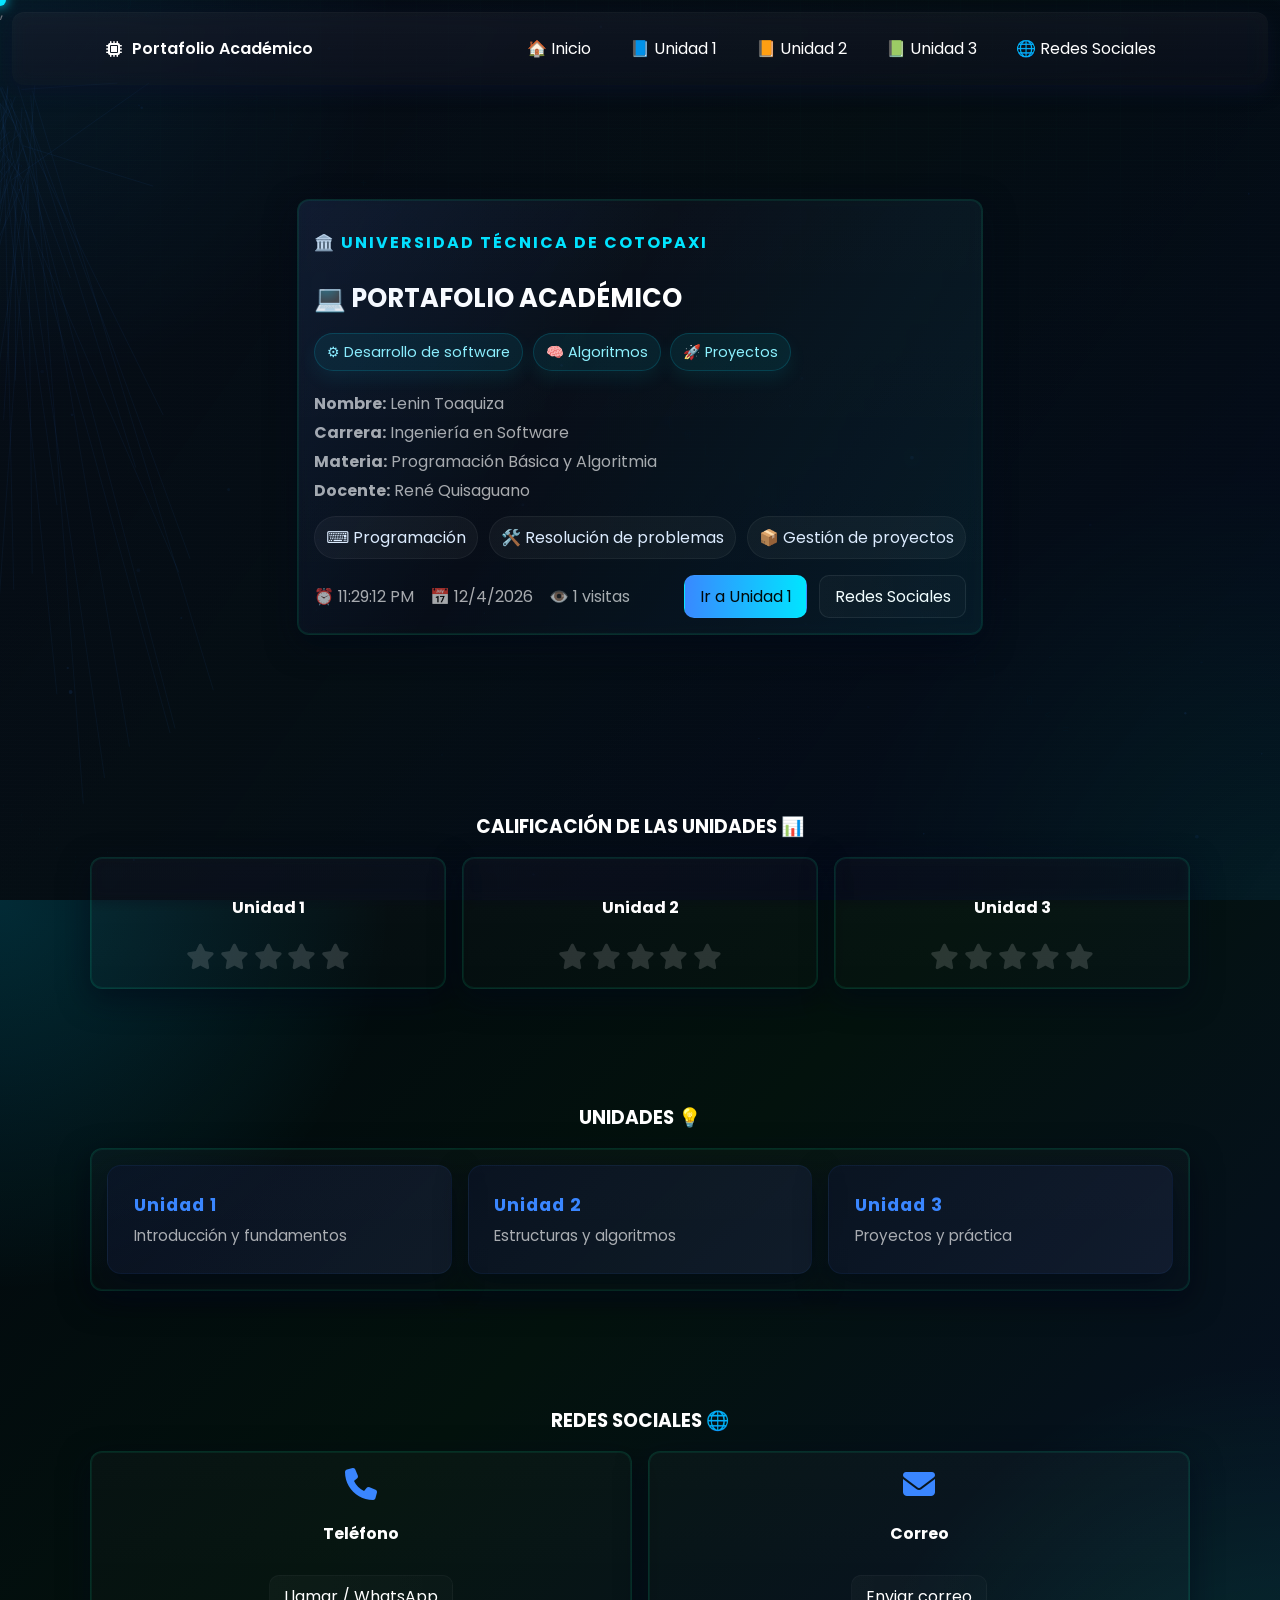
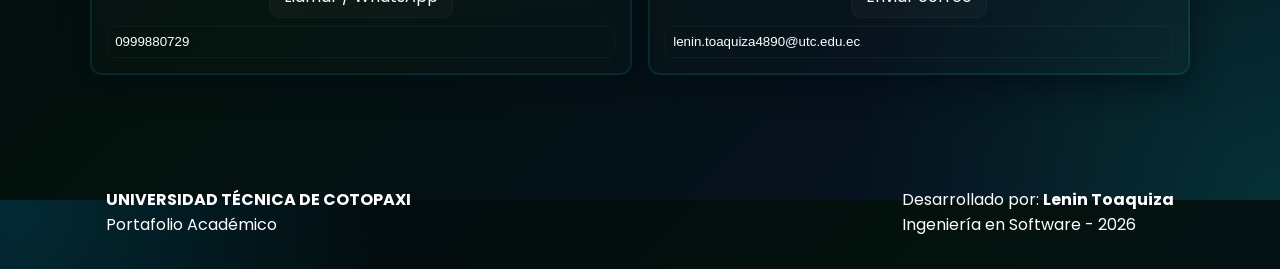
<file: index.html>
,                    <!doctype html>
<html lang="es">
<head>
  <meta charset="utf-8" />
  <meta name="viewport" content="width=device-width,initial-scale=1" />
  <title>Portafolio Académico - Lenin Toaquiza</title>
  <meta name="description" content="Portafolio académico de Lenin Toaquiza - Universidad Técnica de Cotopaxi" />

  <!-- Fonts & Icons -->
  <link href="https://fonts.googleapis.com/css2?family=Poppins:wght@300;400;600;700&display=swap" rel="stylesheet">
  <link rel="stylesheet" href="https://cdnjs.cloudflare.com/ajax/libs/font-awesome/6.4.0/css/all.min.css">

  <!-- Styles -->
  <link rel="stylesheet" href="css/style.css">
  <link rel="stylesheet" href="css/animations.css">
  <link rel="stylesheet" href="css/responsive.css">

  <meta name="theme-color" content="#0B132B">
</head>
<body>
  <!-- Loader -->
  <div id="loader" class="loader">
    <div class="spinner"></div>
  </div>

  <!-- Custom cursor -->
  <div id="cursor" class="cursor"></div>

  <!-- Canvas background -->
  <canvas id="bg-canvas"></canvas>

  <!-- Navbar -->
  <header class="nav glass" id="navbar">
    <div class="container nav-inner">
      <div class="brand">
        <i class="fa-solid fa-microchip"></i>
        <span>Portafolio Académico</span>
      </div>
      <nav>
        <a href="#home">🏠 Inicio</a>
        <a href="unidad1.html">📘 Unidad 1</a>
        <a href="unidad2.html">📙 Unidad 2</a>
        <a href="unidad3.html">📗 Unidad 3</a>
        <a href="#redes">🌐 Redes Sociales</a>
      </nav>
    </div>
  </header>

  <main>
    <!-- Hero -->
    <section id="home" class="hero">
      <div class="container hero-inner">
        <div class="card hero-card aos" data-aos="fade-up">
          <div class="hero-top">
            <h1 id="uni">🏛️ UNIVERSIDAD TÉCNICA DE COTOPAXI</h1>
            <h2 id="port">💻 PORTAFOLIO ACADÉMICO</h2>
            <div class="hero-badges" aria-label="Tecnologías destacadas">
              <span class="hero-pill">⚙️ Desarrollo de software</span>
              <span class="hero-pill">🧠 Algoritmos</span>
              <span class="hero-pill">🚀 Proyectos</span>
            </div>
          </div>
          <div class="hero-body">
            <div class="info">
              <p><strong>Nombre:</strong> <span id="name">Lenin Toaquiza</span></p>
              <p><strong>Carrera:</strong> <span id="career">Ingeniería en Software</span></p>
              <p><strong>Materia:</strong> <span id="course">Programación Básica y Algoritmia</span></p>
              <p><strong>Docente:</strong> <span id="teacher">René Quisaguano</span></p>
              <div class="hero-stack">
                <span class="stack-item">⌨️ Programación</span>
                <span class="stack-item">🛠️ Resolución de problemas</span>
                <span class="stack-item">📦 Gestión de proyectos</span>
              </div>
            </div>
          </div>
          <div class="hero-footer">
            <div class="meta">
              <div class="clock">⏰ <span id="clock">--:--:--</span></div>
              <div class="date">📅 <span id="date">--/--/----</span></div>
              <div class="visits">👁️ <span id="visits">0</span> visitas</div>
            </div>
            <div class="actions">
              <a href="unidad1.html" class="btn btn-glow">Ir a Unidad 1</a>
              <a href="#redes" class="btn btn-outline">Redes Sociales</a>
            </div>
          </div>
        </div>
      </div>
    </section>

    <!-- Biografía eliminada: se mantiene la foto del perfil en la sección Hero -->

    <!-- Calificación -->
    <section id="rating" class="section container">
      <h3 class="section-title aos" data-aos="fade-up">CALIFICACIÓN DE LAS UNIDADES 📊</h3>
      <div class="ratings aos" data-aos="fade-up">
        <div class="rating-card">
          <h4>Unidad 1</h4>
          <div class="stars" data-unit="1" role="radiogroup" aria-label="Calificación Unidad 1" tabindex="0"></div>
        </div>
        <div class="rating-card">
          <h4>Unidad 2</h4>
          <div class="stars" data-unit="2" role="radiogroup" aria-label="Calificación Unidad 2" tabindex="0"></div>
        </div>
        <div class="rating-card">
          <h4>Unidad 3</h4>
          <div class="stars" data-unit="3" role="radiogroup" aria-label="Calificación Unidad 3" tabindex="0"></div>
        </div>
      </div>
    </section>

    <!-- Unidades -->
    <!-- Unidades -->
    <section class="section container">
      <h3 class="section-title aos" data-aos="fade-up">UNIDADES 💡</h3>
      <div class="card aos" data-aos="fade-up">
        <div class="big-unit-grid">
          <a href="unidad1.html" class="big-unit-card aos" data-aos="zoom-in">
            <div class="unit-number">Unidad 1</div>
            <div class="unit-desc">Introducción y fundamentos</div>
          </a>

          <a href="unidad2.html" class="big-unit-card aos" data-aos="zoom-in">
            <div class="unit-number">Unidad 2</div>
            <div class="unit-desc">Estructuras y algoritmos</div>
          </a>

          <a href="unidad3.html" class="big-unit-card aos" data-aos="zoom-in">
            <div class="unit-number">Unidad 3</div>
            <div class="unit-desc">Proyectos y práctica</div>
          </a>
        </div>
      </div>
    </section>

    <!-- Redes Sociales / Contacto -->
    <section id="redes" class="section container">
      <h3 class="section-title aos" data-aos="fade-up">REDES SOCIALES 🌐</h3>
      <div class="social-grid aos" data-aos="fade-up">
        <div class="social-card" data-link="tel:0999880729" data-name="Teléfono">
          <i class="fa-solid fa-phone"></i>
          <h4>Teléfono</h4>
          <a class="btn" href="tel:0999880729">Llamar / WhatsApp</a>
          <input class="social-input" readonly value="0999880729">
        </div>

        <div class="social-card" data-link="mailto:lenin.toaquiza4890@utc.edu.ec" data-name="Correo">
          <i class="fa-solid fa-envelope"></i>
          <h4>Correo</h4>
          <a class="btn" href="mailto:lenin.toaquiza4890@utc.edu.ec">Enviar correo</a>
          <input class="social-input" readonly value="lenin.toaquiza4890@utc.edu.ec">
        </div>
      </div>
    </section>

  </main>

  <!-- Back to top -->
  <button id="topBtn" class="top-btn" aria-label="Volver arriba"><i class="fa-solid fa-arrow-up"></i></button>

  <!-- Footer -->
  <footer class="footer glass">
    <div class="container footer-inner">
      <div>
        <strong>UNIVERSIDAD TÉCNICA DE COTOPAXI</strong>
        <div>Portafolio Académico</div>
      </div>
      <div>
        <div>Desarrollado por: <strong id="author">Lenin Toaquiza</strong></div>
        <div>Ingeniería en Software - 2026</div>
      </div>
    </div>
  </footer>

  <!-- Scripts -->
  <script src="js/particles.js"></script>
  <script src="js/stars.js"></script>
  <script src="js/app.js"></script>
</body>
</html>
</file>
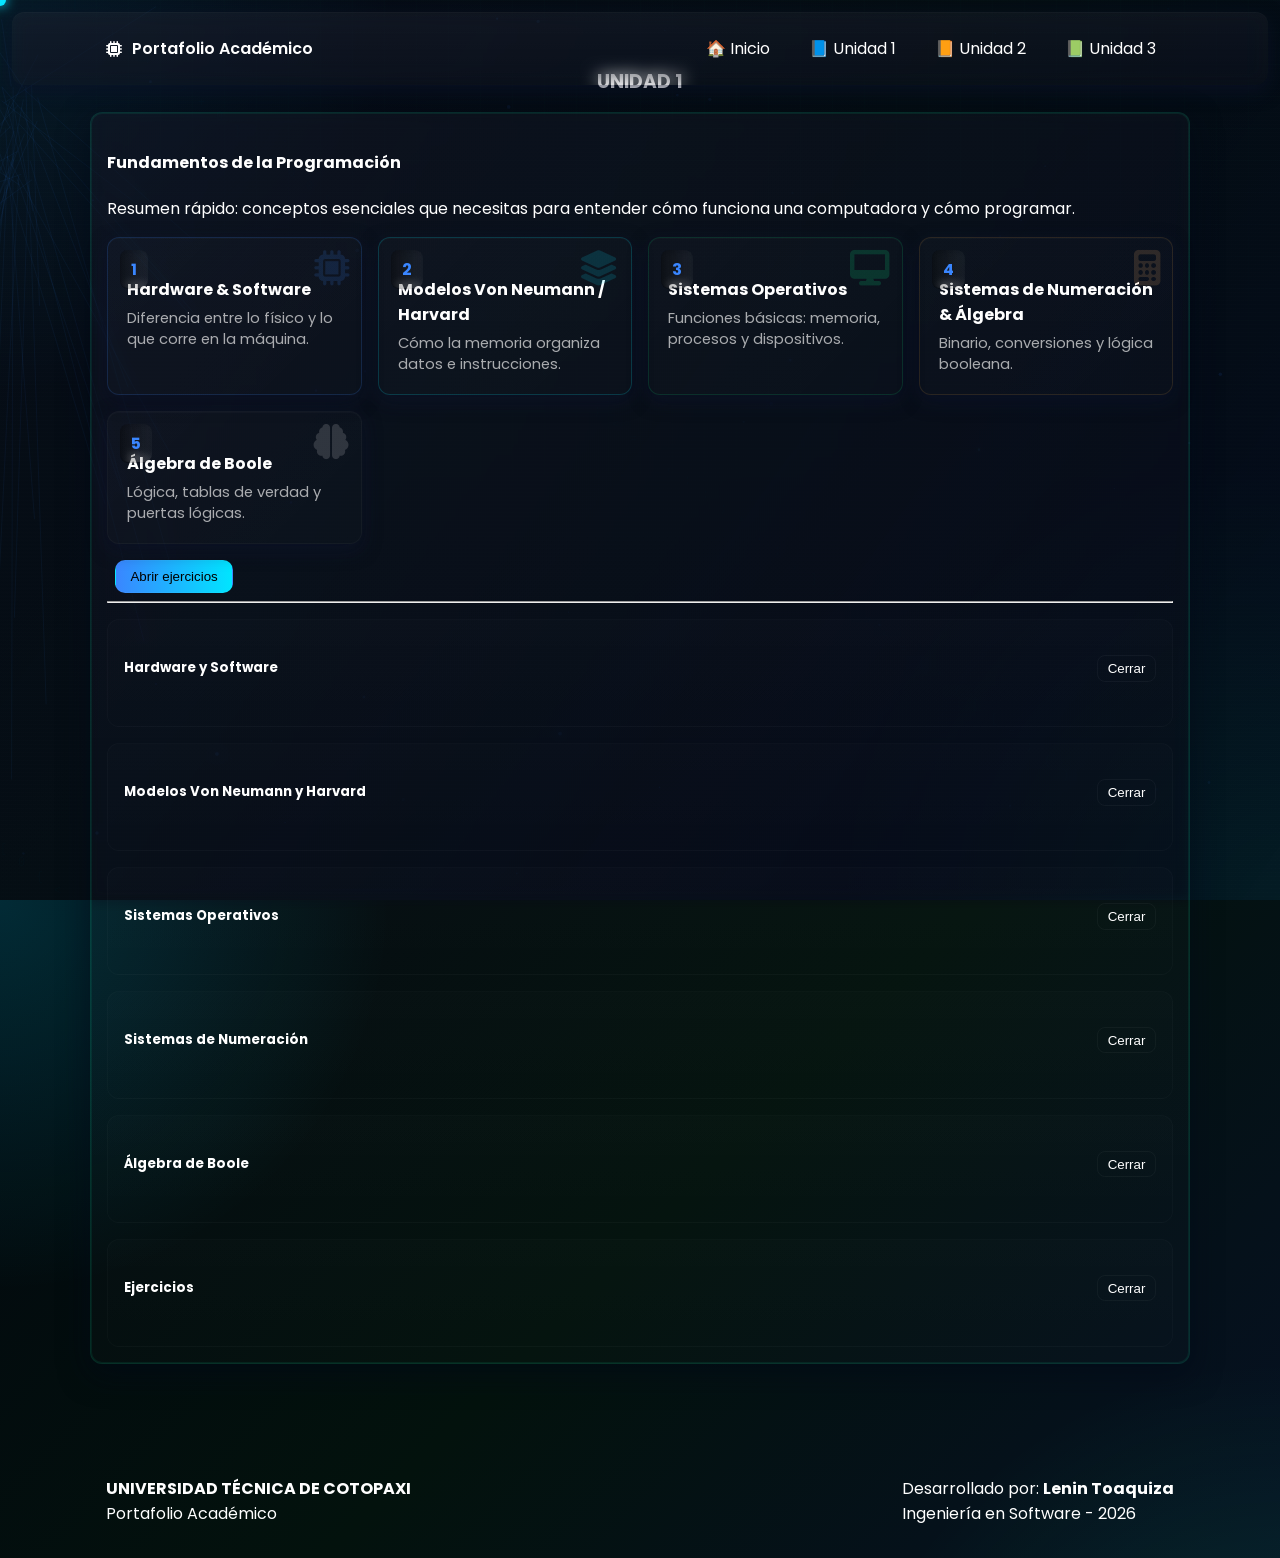
<file: unidad1.html>
<!doctype html>
<html lang="es">
<head>
  <meta charset="utf-8" />
  <meta name="viewport" content="width=device-width,initial-scale=1" />
  <title>Unidad 1 - Portafolio Académico</title>
  <meta name="description" content="Unidad 1 de Programación Básica" />
  <link href="https://fonts.googleapis.com/css2?family=Poppins:wght@300;400;600;700&display=swap" rel="stylesheet">
  <link rel="stylesheet" href="https://cdnjs.cloudflare.com/ajax/libs/font-awesome/6.4.0/css/all.min.css">
  <link rel="stylesheet" href="css/style.css">
  <link rel="stylesheet" href="css/animations.css">
  <link rel="stylesheet" href="css/responsive.css">
  <meta name="theme-color" content="#0B132B">
</head>
<body>
  <div id="loader" class="loader"><div class="spinner"></div></div>
  <div id="cursor" class="cursor"></div>
  <canvas id="bg-canvas"></canvas>

  <header class="nav glass" id="navbar">
    <div class="container nav-inner">
      <div class="brand"><i class="fa-solid fa-microchip"></i><span>Portafolio Académico</span></div>
      <nav>
        <a href="index.html">🏠 Inicio</a>
        <a href="unidad1.html">📘 Unidad 1</a>
        <a href="unidad2.html">📙 Unidad 2</a>
        <a href="unidad3.html">📗 Unidad 3</a>
      </nav>
    </div>
  </header>

  <main>
    <section class="section container">
      <h3 class="section-title aos aos-animate" data-aos="fade-up">UNIDAD 1</h3>
      <div class="card aos aos-animate" data-aos="fade-up">
        <h4>Fundamentos de la Programación</h4>
        <p>Resumen rápido: conceptos esenciales que necesitas para entender cómo funciona una computadora y cómo programar.</p>

        <!-- Summary grid (like the image) -->
        <div class="summary-grid">
          <a href="#topic-hw-sof" class="summary-card s1" aria-label="Hardware y Software resumen">
            <div class="badge">1</div>
            <i class="card-icon fa-solid fa-microchip" aria-hidden="true"></i>
            <div class="title">Hardware & Software</div>
            <div class="mini">Diferencia entre lo físico y lo que corre en la máquina.</div>
            <div class="overlay"><div class="overlay-text">Conceptos clave, ejemplos y ejercicios. <span class="see">Ver más</span></div></div>
          </a>

          <a href="#topic-arch" class="summary-card s2" aria-label="Modelos Von Neumann y Harvard resumen">
            <div class="badge">2</div>
            <i class="card-icon fa-solid fa-layer-group" aria-hidden="true"></i>
            <div class="title">Modelos Von Neumann / Harvard</div>
            <div class="mini">Cómo la memoria organiza datos e instrucciones.</div>
            <div class="overlay"><div class="overlay-text">Resumen comparativo y cuándo se usa cada modelo. <span class="see">Ver más</span></div></div>
          </a>

          <a href="#topic-so" class="summary-card s3" aria-label="Sistemas Operativos resumen">
            <div class="badge">3</div>
            <i class="card-icon fa-solid fa-desktop" aria-hidden="true"></i>
            <div class="title">Sistemas Operativos</div>
            <div class="mini">Funciones básicas: memoria, procesos y dispositivos.</div>
            <div class="overlay"><div class="overlay-text">Funciones principales del SO y ejemplos prácticos. <span class="see">Ver más</span></div></div>
          </a>

          <a href="#topic-numbers" class="summary-card s4" aria-label="Sistemas de numeración resumen">
            <div class="badge">4</div>
            <i class="card-icon fa-solid fa-calculator" aria-hidden="true"></i>
            <div class="title">Sistemas de Numeración & Álgebra</div>
            <div class="mini">Binario, conversiones y lógica booleana.</div>
            <div class="overlay"><div class="overlay-text">Conversiones rápidas, reglas y ejercicios. <span class="see">Ver más</span></div></div>
          </a>

          <a href="#topic-bool" class="summary-card s5" aria-label="Álgebra de Boole resumen">
            <div class="badge">5</div>
            <i class="card-icon fa-solid fa-brain" aria-hidden="true"></i>
            <div class="title">Álgebra de Boole</div>
            <div class="mini">Lógica, tablas de verdad y puertas lógicas.</div>
            <div class="overlay"><div class="overlay-text">Operadores AND/OR/NOT, ejemplos y tablas. <span class="see">Ver más</span></div></div>
          </a>
        </div>

        <div class="actions" style="margin-top:1rem;">
          <button id="open-exercises" class="btn btn-glow">Abrir ejercicios</button>
        </div>

        <hr>

        <!-- Detailed topics -->
        <div class="topic collapsed" id="topic-hw-sof">
          <div class="topic-header">
            <h5>Hardware y Software</h5>
            <button class="close-topic btn" aria-label="Cerrar tema">Cerrar</button>
          </div>
          <div class="topic-body">
            <div class="editable" data-key="topic-hw-sof-desc">El hardware es lo físico: teclado, pantalla, memoria y procesador. El software es lo que corre en ese hardware: aplicaciones, juegos y sistemas.</div>
          <ul>
            <li><strong>Hardware:</strong> tangible y eléctrico.</li>
            <li><strong>Software:</strong> intangible y actualizable.</li>
          </ul>
          <p><strong>Ejemplo:</strong> el teclado es hardware y el procesador de texto es software.</p>
          <p><strong>¿Sabías que...</strong> el primer algoritmo para una máquina fue escrito por Ada Lovelace en 1843?</p>
            <p><strong>Resumen:</strong> El hardware es el cuerpo; el software es el cerebro.</p>
            <p><strong>Recursos:</strong> busca "hardware vs software" para intro rápida.</p>
          </div>
        </div>

        <div class="topic collapsed" id="topic-arch">
          <div class="topic-header">
            <h5>Modelos Von Neumann y Harvard</h5>
            <button class="close-topic btn" aria-label="Cerrar tema">Cerrar</button>
          </div>
          <div class="topic-body">
            <div class="editable" data-key="topic-arch-desc">Von Neumann guarda datos e instrucciones juntos en una sola memoria. Harvard guarda cada uno en memorias distintas.</div>
          <table>
            <tr><th>Von Neumann</th><th>Harvard</th></tr>
            <tr><td>Una sola memoria</td><td>Dos memorias</td></tr>
            <tr><td>Más simple</td><td>Más rápido en algunos casos</td></tr>
          </table>
          <p><strong>Ejemplo:</strong> Von Neumann es como usar un solo cuaderno para apuntes y recetas; Harvard es como usar dos cuadernos distintos.</p>
          <p><strong>¿Sabías que...</strong> muchos microcontroladores usan Harvard para trabajar más rápido?</p>
            <p><strong>Resumen:</strong> Von Neumann es común y fácil; Harvard es más seguro y rápido para ciertas máquinas.</p>
            <p><strong>Recursos:</strong> revisa comparativos de arquitectura para entender ejemplos prácticos.</p>
          </div>
        </div>

        <div class="topic collapsed" id="topic-so">
          <div class="topic-header">
            <h5>Sistemas Operativos</h5>
            <button class="close-topic btn" aria-label="Cerrar tema">Cerrar</button>
          </div>
          <div class="topic-body">
            <div class="editable" data-key="topic-so-desc">El sistema operativo es el programa que controla la computadora. Administra programas, archivos y dispositivos como el teclado y la pantalla.</div>
          <ul>
            <li>Organiza las aplicaciones.</li>
            <li>Maneja la memoria.</li>
            <li>Controla el hardware.</li>
          </ul>
          <p><strong>¿Sabías que...</strong> el primer sistema operativo práctico apareció en 1956 en una IBM?</p>
            <p><strong>Resumen:</strong> Sin sistema operativo no puedes usar la computadora de manera fácil.</p>
            <p><strong>Recursos:</strong> consulta resúmenes de funciones del SO para ejemplos.</p>
          </div>
        </div>

        <div class="topic collapsed" id="topic-numbers">
          <div class="topic-header">
            <h5>Sistemas de Numeración</h5>
            <button class="close-topic btn" aria-label="Cerrar tema">Cerrar</button>
          </div>
          <div class="topic-body">
            <div class="editable" data-key="topic-numbers-desc">Los números se escriben con distintas bases: binario (2), decimal (10), octal (8) y hexadecimal (16).</div>
          <table>
            <tr><th>Base</th><th>Dígitos</th></tr>
            <tr><td>Binario</td><td>0, 1</td></tr>
            <tr><td>Decimal</td><td>0–9</td></tr>
            <tr><td>Octal</td><td>0–7</td></tr>
            <tr><td>Hexadecimal</td><td>0–9, A–F</td></tr>
          </table>
          <p><strong>¿Sabías que...</strong> las computadoras usan binario porque solo distinguen encendido y apagado?</p>
            <p><strong>Resumen:</strong> El binario es el lenguaje natural de las máquinas.</p>
            <p><strong>Recursos:</strong> videos o ejercicios de conversión para practicar.</p>

              <!-- Subsections: Conversiones y Aritmética Binaria dentro de Sistemas de Numeración -->
              <div class="subtopic">
                <h5>Conversiones entre bases</h5>
                <p>Convertir es cambiar un número de una base a otra. Por ejemplo: 13 decimal = 1101 binario.</p>
                <p><strong>Ejemplo:</strong> 1011₂ = 13 decimal y = B hexadecimal.</p>
                <p><strong>Resumen:</strong> Las conversiones te ayudan a leer datos dentro de la computadora.</p>
                <p><strong>Nota:</strong> practica con los ejercicios al final para afianzar conversiones.</p>
              </div>

              <div class="subtopic">
                <h5>Aritmética Binaria</h5>
                <p>La aritmética binaria usa solo 0 y 1. Algunas reglas son:</p>
                <ul>
                  <li>0 + 0 = 0</li>
                  <li>0 + 1 = 1</li>
                  <li>1 + 1 = 10</li>
                </ul>
                <p><strong>Ejemplo:</strong> 1010₂ + 0111₂ = 10001₂.</p>
                <p><strong>Resumen:</strong> La CPU suma y resta usando ceros y unos.</p>
                <p><strong>Recursos:</strong> busca "suma binaria" para practicar ejercicios interactivos.</p>
              </div>
            </div>
          </div>

        <div class="topic collapsed" id="topic-bool">
          <div class="topic-header">
            <h5>Álgebra de Boole</h5>
            <button class="close-topic btn" aria-label="Cerrar tema">Cerrar</button>
          </div>
          <div class="topic-body">
            <p>El álgebra de Boole usa valores verdadero/falso (1/0). Sus operadores son AND, OR y NOT.</p>
            <ul>
              <li><strong>AND:</strong> verdadero solo si ambos son verdaderos.</li>
              <li><strong>OR:</strong> verdadero si al menos uno es verdadero.</li>
              <li><strong>NOT:</strong> invierte el valor.</li>
            </ul>
            <p><strong>Ejemplo:</strong> A=1, B=0 → A AND B=0, A OR B=1.</p>
            <p><strong>Resumen:</strong> Boole es la lógica que usan los circuitos para decidir.</p>
            <p><strong>Recursos:</strong> busca guías de álgebra de Boole y tablas de verdad para practicar.</p>
          </div>
        </div>

        <div class="topic collapsed" id="topic-exercises">
          <div class="topic-header">
            <h5>Ejercicios</h5>
            <button class="close-topic btn" aria-label="Cerrar tema">Cerrar</button>
          </div>
          <div class="topic-body">
            <ol>
              <li>Convierte 25 decimal a binario, octal y hexadecimal.</li>
              <li>Suma binaria: 1010₂ + 0111₂.</li>
              <li>¿Von Neumann o Harvard si el código y los datos están separados?</li>
            </ol>
            <details>
              <summary>Soluciones</summary>
              <p>1. 11001₂, 31₈, 19₁₆.</p>
              <p>2. 10001₂.</p>
              <p>3. Harvard.</p>
            </details>
          </div>
        </div>
      </div>
    </section>
  </main>

  <button id="topBtn" class="top-btn" aria-label="Volver arriba"><i class="fa-solid fa-arrow-up"></i></button>
  <footer class="footer glass">
    <div class="container footer-inner">
      <div><strong>UNIVERSIDAD TÉCNICA DE COTOPAXI</strong><div>Portafolio Académico</div></div>
      <div><div>Desarrollado por: <strong id="author">Lenin Toaquiza</strong></div><div>Ingeniería en Software - 2026</div></div>
    </div>
  </footer>

  <script src="js/particles.js"></script>
  <script src="js/stars.js"></script>
  <script src="js/app.js"></script>
</body>
</html>
</file>
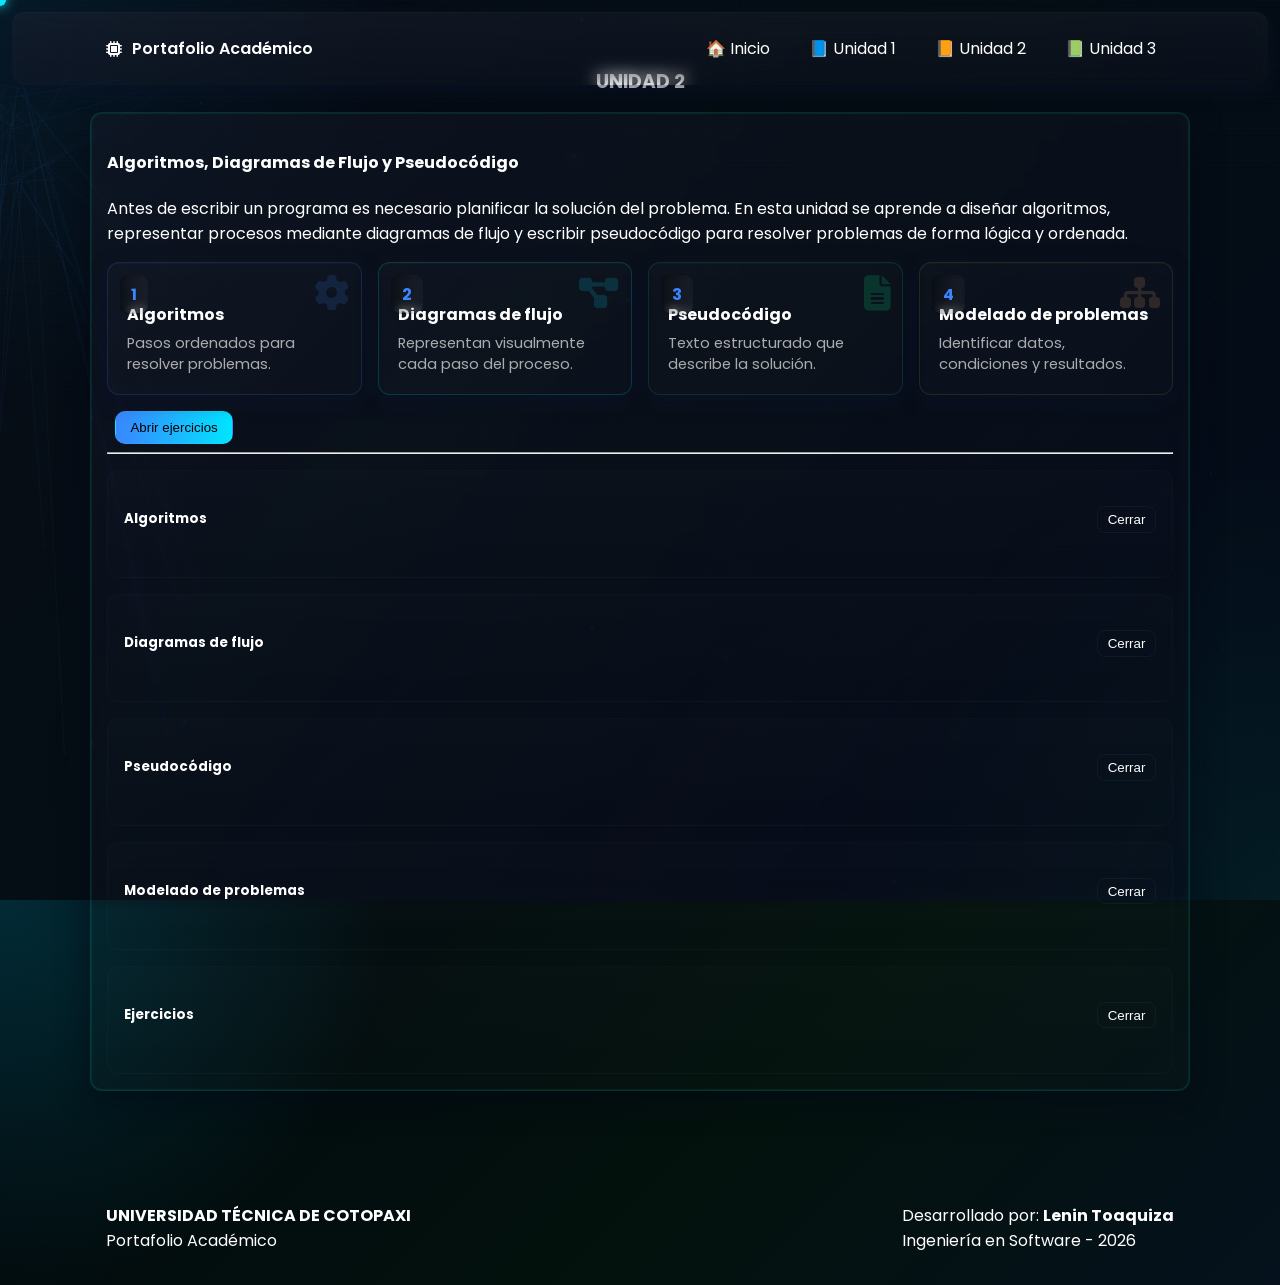
<file: unidad2.html>
<!doctype html>
<html lang="es">
<head>
  <meta charset="utf-8" />
  <meta name="viewport" content="width=device-width,initial-scale=1" />
  <title>Unidad 2 - Portafolio Académico</title>
  <meta name="description" content="Unidad 2 de Programación Básica" />
  <link href="https://fonts.googleapis.com/css2?family=Poppins:wght@300;400;600;700&display=swap" rel="stylesheet">
  <link rel="stylesheet" href="https://cdnjs.cloudflare.com/ajax/libs/font-awesome/6.4.0/css/all.min.css">
  <link rel="stylesheet" href="css/style.css">
  <link rel="stylesheet" href="css/animations.css">
  <link rel="stylesheet" href="css/responsive.css">
  <meta name="theme-color" content="#0B132B">
</head>
<body>
  <div id="loader" class="loader"><div class="spinner"></div></div>
  <div id="cursor" class="cursor"></div>
  <canvas id="bg-canvas"></canvas>

  <header class="nav glass" id="navbar">
    <div class="container nav-inner">
      <div class="brand"><i class="fa-solid fa-microchip"></i><span>Portafolio Académico</span></div>
      <nav>
        <a href="index.html">🏠 Inicio</a>
        <a href="unidad1.html">📘 Unidad 1</a>
        <a href="unidad2.html">📙 Unidad 2</a>
        <a href="unidad3.html">📗 Unidad 3</a>
      </nav>
    </div>
  </header>

  <main>
    <section class="section container">
      <h3 class="section-title aos" data-aos="fade-up">UNIDAD 2</h3>
      <div class="card aos" data-aos="fade-up">
        <h4>Algoritmos, Diagramas de Flujo y Pseudocódigo</h4>
        <p>Antes de escribir un programa es necesario planificar la solución del problema. En esta unidad se aprende a diseñar algoritmos, representar procesos mediante diagramas de flujo y escribir pseudocódigo para resolver problemas de forma lógica y ordenada.</p>

        <div class="summary-grid">
          <a href="#topic-alg" class="summary-card s1" aria-label="Algoritmos resumen">
            <div class="badge">1</div>
            <i class="card-icon fa-solid fa-gear" aria-hidden="true"></i>
            <div class="title">Algoritmos</div>
            <div class="mini">Pasos ordenados para resolver problemas.</div>
            <div class="overlay"><div class="overlay-text">Características, tipos y ejemplos de algoritmos. <span class="see">Ver más</span></div></div>
          </a>

          <a href="#topic-flow" class="summary-card s2" aria-label="Diagramas de flujo resumen">
            <div class="badge">2</div>
            <i class="card-icon fa-solid fa-diagram-project" aria-hidden="true"></i>
            <div class="title">Diagramas de flujo</div>
            <div class="mini">Representan visualmente cada paso del proceso.</div>
            <div class="overlay"><div class="overlay-text">Símbolos, dirección y lógica de los diagramas. <span class="see">Ver más</span></div></div>
          </a>

          <a href="#topic-pseudo" class="summary-card s3" aria-label="Pseudocódigo resumen">
            <div class="badge">3</div>
            <i class="card-icon fa-solid fa-file-lines" aria-hidden="true"></i>
            <div class="title">Pseudocódigo</div>
            <div class="mini">Texto estructurado que describe la solución.</div>
            <div class="overlay"><div class="overlay-text">Sintaxis simple y ejemplos para planificar código. <span class="see">Ver más</span></div></div>
          </a>

          <a href="#topic-model" class="summary-card s4" aria-label="Modelado de problemas resumen">
            <div class="badge">4</div>
            <i class="card-icon fa-solid fa-sitemap" aria-hidden="true"></i>
            <div class="title">Modelado de problemas</div>
            <div class="mini">Identificar datos, condiciones y resultados.</div>
            <div class="overlay"><div class="overlay-text">Cómo estructurar el problema antes de programar. <span class="see">Ver más</span></div></div>
          </a>
        </div>

        <div class="actions" style="margin-top:1rem;">
          <button id="open-exercises" class="btn btn-glow">Abrir ejercicios</button>
        </div>

        <hr>

        <div class="topic collapsed" id="topic-alg">
          <div class="topic-header">
            <h5>Algoritmos</h5>
            <button class="close-topic btn" aria-label="Cerrar tema">Cerrar</button>
          </div>
          <div class="topic-body">
            <p>Un algoritmo es un conjunto de instrucciones ordenadas que describen cómo resolver un problema paso a paso. Debe ser claro, finito y efectivo.</p>
            <ul>
              <li>Entrada y salida definidas.</li>
              <li>Pasos ordenados y no ambiguos.</li>
              <li>Debe terminar después de un número finito de pasos.</li>
            </ul>
            <p><strong>Ejemplo:</strong> calcular el área de un cuadrado usando un algoritmo simple.</p>
          </div>
        </div>

        <div class="topic collapsed" id="topic-flow">
          <div class="topic-header">
            <h5>Diagramas de flujo</h5>
            <button class="close-topic btn" aria-label="Cerrar tema">Cerrar</button>
          </div>
          <div class="topic-body">
            <p>Los diagramas de flujo representan visualmente los pasos de un algoritmo usando símbolos conectados por flechas. Facilitan la comprensión y el diseño del proceso.</p>
            <ul>
              <li>Inicio / fin.</li>
              <li>Procesos y decisiones.</li>
              <li>Entradas y salidas.</li>
            </ul>
            <p><strong>Ejemplo:</strong> diagrama de flujo que calcula el área de un cuadrado a partir del lado.</p>
          </div>
        </div>

        <div class="topic collapsed" id="topic-pseudo">
          <div class="topic-header">
            <h5>Pseudocódigo</h5>
            <button class="close-topic btn" aria-label="Cerrar tema">Cerrar</button>
          </div>
          <div class="topic-body">
            <p>El pseudocódigo usa instrucciones en lenguaje natural estructurado para describir un algoritmo. Es una guía para escribir el programa en un lenguaje real.</p>
            <pre>Inicio
Leer lado
area = lado × lado
Mostrar area
Fin</pre>
            <p>Es fácil de leer y se usa antes de escribir código real.</p>
          </div>
        </div>

        <div class="topic collapsed" id="topic-model">
          <div class="topic-header">
            <h5>Modelado de problemas</h5>
            <button class="close-topic btn" aria-label="Cerrar tema">Cerrar</button>
          </div>
          <div class="topic-body">
            <p>Modelar un problema significa identificar qué datos se usan, cuáles son las operaciones necesarias y cuál es el resultado esperado. Esto ayuda a preparar soluciones más claras.</p>
            <ul>
              <li>Analizar el problema.</li>
              <li>Definir variables y condiciones.</li>
              <li>Planificar la solución antes de programar.</li>
            </ul>
          </div>
        </div>

        <div class="topic collapsed" id="topic-exercises">
          <div class="topic-header">
            <h5>Ejercicios</h5>
            <button class="close-topic btn" aria-label="Cerrar tema">Cerrar</button>
          </div>
          <div class="topic-body">
            <ol>
              <li>Define los pasos para resolver el área de un rectángulo con pseudocódigo.</li>
              <li>Dibuja un diagrama de flujo para un algoritmo que determine si un número es par o impar.</li>
              <li>Identifica las entradas y salidas para un problema de conversión de unidades.</li>
            </ol>
            <details>
              <summary>Soluciones</summary>
              <p>1. Inicio, leer base, leer altura, area = base × altura, mostrar area, fin.</p>
              <p>2. Inicio → leer número → decisión par/impar → mostrar resultado → fin.</p>
              <p>3. Entradas: valor y unidad; salida: valor convertido.</p>
            </details>
          </div>
        </div>
      </div>
    </section>
  </main>

  <button id="topBtn" class="top-btn" aria-label="Volver arriba"><i class="fa-solid fa-arrow-up"></i></button>
  <footer class="footer glass">
    <div class="container footer-inner">
      <div><strong>UNIVERSIDAD TÉCNICA DE COTOPAXI</strong><div>Portafolio Académico</div></div>
      <div><div>Desarrollado por: <strong id="author">Lenin Toaquiza</strong></div><div>Ingeniería en Software - 2026</div></div>
    </div>
  </footer>

  <script src="js/particles.js"></script>
  <script src="js/stars.js"></script>
  <script src="js/app.js"></script>
</body>
</html>
</file>
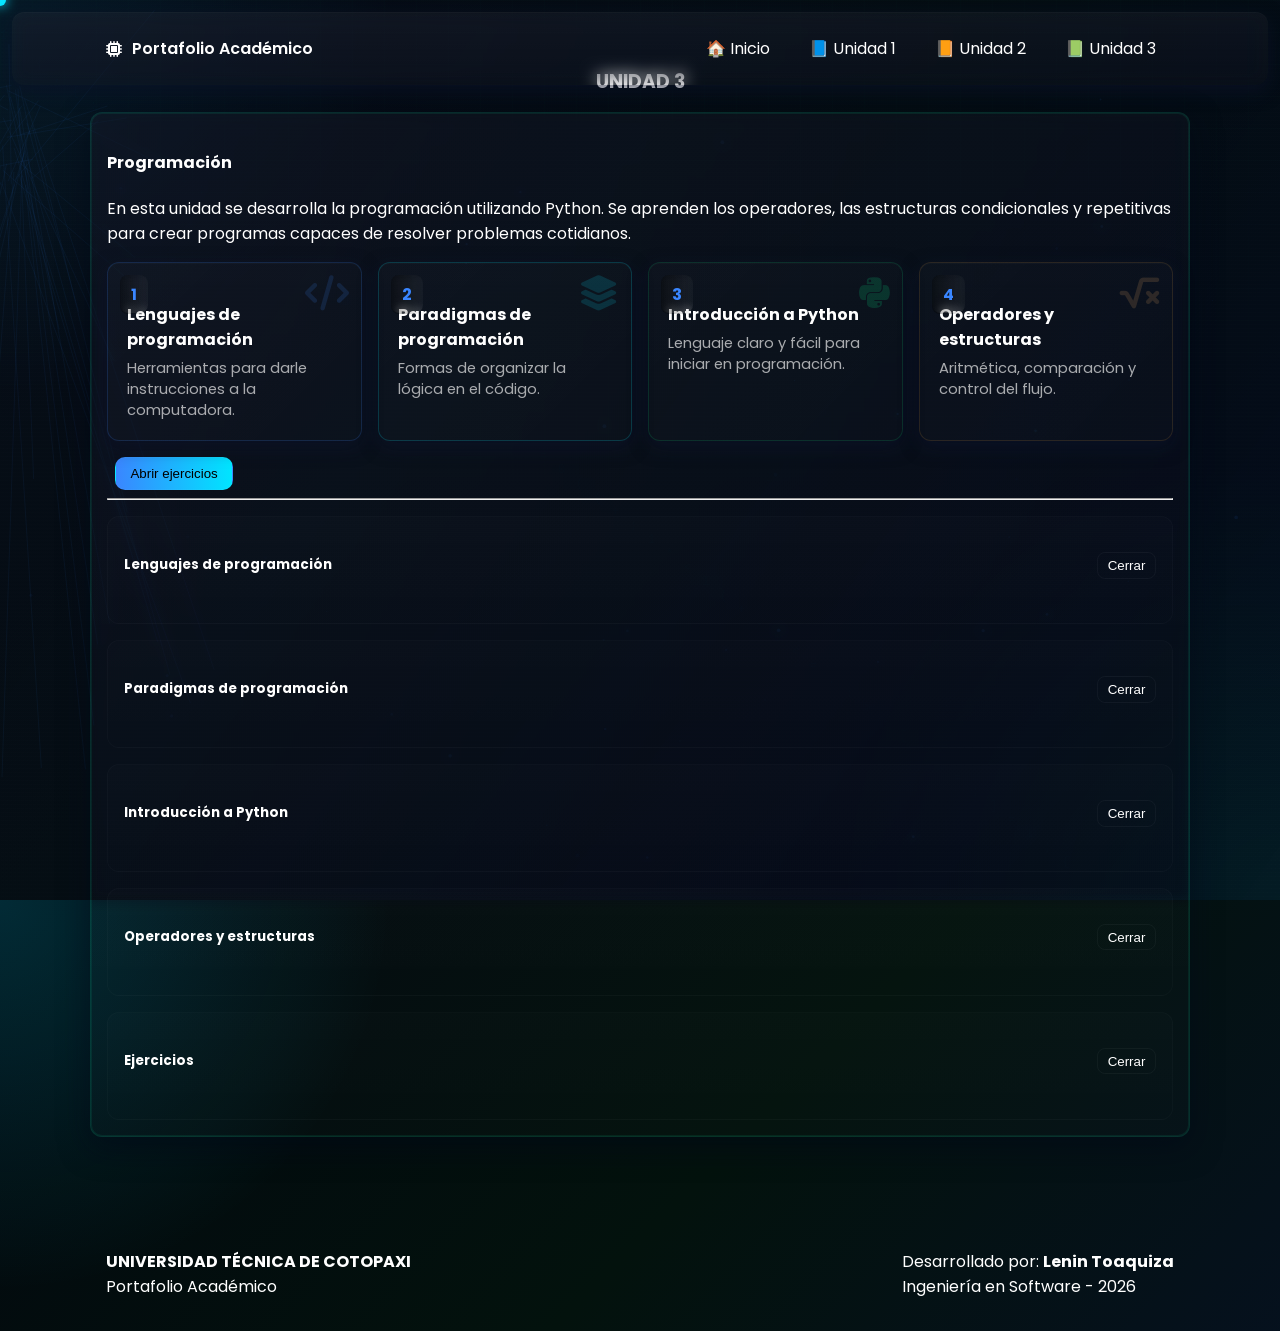
<file: unidad3.html>
<!doctype html>
<html lang="es">
<head>
  <meta charset="utf-8" />
  <meta name="viewport" content="width=device-width,initial-scale=1" />
  <title>Unidad 3 - Portafolio Académico</title>
  <meta name="description" content="Unidad 3 de Programación Básica" />
  <link href="https://fonts.googleapis.com/css2?family=Poppins:wght@300;400;600;700&display=swap" rel="stylesheet">
  <link rel="stylesheet" href="https://cdnjs.cloudflare.com/ajax/libs/font-awesome/6.4.0/css/all.min.css">
  <link rel="stylesheet" href="css/style.css">
  <link rel="stylesheet" href="css/animations.css">
  <link rel="stylesheet" href="css/responsive.css">
  <meta name="theme-color" content="#0B132B">
</head>
<body>
  <div id="loader" class="loader"><div class="spinner"></div></div>
  <div id="cursor" class="cursor"></div>
  <canvas id="bg-canvas"></canvas>

  <header class="nav glass" id="navbar">
    <div class="container nav-inner">
      <div class="brand"><i class="fa-solid fa-microchip"></i><span>Portafolio Académico</span></div>
      <nav>
        <a href="index.html">🏠 Inicio</a>
        <a href="unidad1.html">📘 Unidad 1</a>
        <a href="unidad2.html">📙 Unidad 2</a>
        <a href="unidad3.html">📗 Unidad 3</a>
      </nav>
    </div>
  </header>

  <main>
    <section class="section container">
      <h3 class="section-title aos" data-aos="fade-up">UNIDAD 3</h3>
      <div class="card aos" data-aos="fade-up">
        <h4>Programación</h4>
        <p>En esta unidad se desarrolla la programación utilizando Python. Se aprenden los operadores, las estructuras condicionales y repetitivas para crear programas capaces de resolver problemas cotidianos.</p>

        <div class="summary-grid">
          <a href="#topic-lang" class="summary-card s1" aria-label="Lenguajes de programación resumen">
            <div class="badge">1</div>
            <i class="card-icon fa-solid fa-code" aria-hidden="true"></i>
            <div class="title">Lenguajes de programación</div>
            <div class="mini">Herramientas para darle instrucciones a la computadora.</div>
            <div class="overlay"><div class="overlay-text">Tipos de lenguajes y su aplicación en desarrollo. <span class="see">Ver más</span></div></div>
          </a>

          <a href="#topic-paradigm" class="summary-card s2" aria-label="Paradigmas de programación resumen">
            <div class="badge">2</div>
            <i class="card-icon fa-solid fa-layer-group" aria-hidden="true"></i>
            <div class="title">Paradigmas de programación</div>
            <div class="mini">Formas de organizar la lógica en el código.</div>
            <div class="overlay"><div class="overlay-text">Imperativo, orientado a objetos y otros paradigmas. <span class="see">Ver más</span></div></div>
          </a>

          <a href="#topic-python" class="summary-card s3" aria-label="Introducción a Python resumen">
            <div class="badge">3</div>
            <i class="card-icon fa-brands fa-python" aria-hidden="true"></i>
            <div class="title">Introducción a Python</div>
            <div class="mini">Lenguaje claro y fácil para iniciar en programación.</div>
            <div class="overlay"><div class="overlay-text">Sintaxis simple, ejemplos básicos y estructura de programas. <span class="see">Ver más</span></div></div>
          </a>

          <a href="#topic-ops" class="summary-card s4" aria-label="Operadores y estructuras resumen">
            <div class="badge">4</div>
            <i class="card-icon fa-solid fa-square-root-variable" aria-hidden="true"></i>
            <div class="title">Operadores y estructuras</div>
            <div class="mini">Aritmética, comparación y control del flujo.</div>
            <div class="overlay"><div class="overlay-text">Operadores, condicionales y ciclos para construir programas. <span class="see">Ver más</span></div></div>
          </a>
        </div>

        <div class="actions" style="margin-top:1rem;">
          <button id="open-exercises" class="btn btn-glow">Abrir ejercicios</button>
        </div>

        <hr>

        <div class="topic collapsed" id="topic-lang">
          <div class="topic-header">
            <h5>Lenguajes de programación</h5>
            <button class="close-topic btn" aria-label="Cerrar tema">Cerrar</button>
          </div>
          <div class="topic-body">
            <p>Un lenguaje de programación es el medio para expresar instrucciones que una computadora puede ejecutar. Cada lenguaje tiene su propia sintaxis y enfoque.</p>
            <ul>
              <li>Existen lenguajes interpretados y compilados.</li>
              <li>Algunos se usan para web, otros para datos o aplicaciones.</li>
              <li>Python es ideal para aprender por su sintaxis clara.</li>
            </ul>
          </div>
        </div>

        <div class="topic collapsed" id="topic-paradigm">
          <div class="topic-header">
            <h5>Paradigmas de programación</h5>
            <button class="close-topic btn" aria-label="Cerrar tema">Cerrar</button>
          </div>
          <div class="topic-body">
            <p>Los paradigmas son estilos de programación que definen cómo se estructura el código. Algunos paradigmas comunes son imperativo, orientado a objetos y funcional.</p>
            <ul>
              <li>Imperativo: instrucciones paso a paso.</li>
              <li>Orientado a objetos: objetos con datos y comportamiento.</li>
              <li>Funcional: funciones como elementos centrales.</li>
            </ul>
          </div>
        </div>

        <div class="topic collapsed" id="topic-python">
          <div class="topic-header">
            <h5>Introducción a Python</h5>
            <button class="close-topic btn" aria-label="Cerrar tema">Cerrar</button>
          </div>
          <div class="topic-body">
            <p>Python es un lenguaje popular por su legibilidad y sintaxis sencilla. Es ideal para iniciar en programación y para desarrollar proyectos reales rápidamente.</p>
            <pre>edad = 20

if edad >= 18:
    print("Mayor de edad")
else:
    print("Menor de edad")</pre>
          </div>
        </div>

        <div class="topic collapsed" id="topic-ops">
          <div class="topic-header">
            <h5>Operadores y estructuras</h5>
            <button class="close-topic btn" aria-label="Cerrar tema">Cerrar</button>
          </div>
          <div class="topic-body">
            <p>Los operadores realizan cálculos y comparaciones. Las estructuras condicionales y repetitivas permiten tomar decisiones y repetir acciones en el programa.</p>
            <ul>
              <li>Operadores aritméticos: +, -, *, /.</li>
              <li>Operadores relacionales: ==, !=, &gt;, &lt;.</li>
              <li>Operadores lógicos: and, or, not.</li>
            </ul>
          </div>
        </div>

        <div class="topic collapsed" id="topic-exercises">
          <div class="topic-header">
            <h5>Ejercicios</h5>
            <button class="close-topic btn" aria-label="Cerrar tema">Cerrar</button>
          </div>
          <div class="topic-body">
            <ol>
              <li>Escribe un pseudocódigo que determine si un número es positivo, negativo o cero.</li>
              <li>Indica qué operador relacional usarías para comparar si una edad es mayor o igual a 18.</li>
              <li>Escribe un pequeño programa en Python que imprima los números del 1 al 5 usando un ciclo.</li>
            </ol>
            <details>
              <summary>Soluciones</summary>
              <p>1. Inicio, leer número, si número > 0 entonces mostrar "positivo"; else si número < 0 mostrar "negativo"; else mostrar "cero"; fin.</p>
              <p>2. El operador relacional es >=.</p>
              <p>3. for i in range(1, 6): print(i)</p>
            </details>
          </div>
        </div>
      </div>
    </section>
  </main>

  <button id="topBtn" class="top-btn" aria-label="Volver arriba"><i class="fa-solid fa-arrow-up"></i></button>
  <footer class="footer glass">
    <div class="container footer-inner">
      <div><strong>UNIVERSIDAD TÉCNICA DE COTOPAXI</strong><div>Portafolio Académico</div></div>
      <div><div>Desarrollado por: <strong id="author">Lenin Toaquiza</strong></div><div>Ingeniería en Software - 2026</div></div>
    </div>
  </footer>

  <script src="js/particles.js"></script>
  <script src="js/stars.js"></script>
  <script src="js/app.js"></script>
</body>
</html>
</file>
<file: css/style.css>
/* style.css - principal */
:root{
  --bg:#0B132B;
  --bg-2:#1C2541;
  --accent:#3A86FF;
  --accent2:#00E5FF;
  --glass: rgba(255,255,255,0.06);
  --glass-2: rgba(255,255,255,0.03);
  --text:#FFFFFF;
  --muted: rgba(255,255,255,0.65);
  --radius:14px;
  --shadow: 0 6px 18px rgba(11,19,43,0.6), inset 0 1px 0 rgba(255,255,255,0.02);
  font-family: 'Poppins',system-ui,Segoe UI,Roboto,Helvetica,Arial,sans-serif;
}
*{box-sizing:border-box}
html,body{height:100%}
body{
  margin:0;
  background:
    radial-gradient(circle at top left, rgba(0,229,255,0.16), transparent 25%),
    radial-gradient(circle at bottom right, rgba(0,255,140,0.14), transparent 28%),
    linear-gradient(135deg, #02070f 0%, #03120d 45%, #071028 100%);
  color:var(--text);
  -webkit-font-smoothing:antialiased;
  scroll-behavior:smooth;
  overflow-x:hidden;
  position:relative;
  isolation:isolate;
}
body::before{
  content:"";
  position:fixed;
  inset:0;
  background-image:linear-gradient(rgba(0,255,177,0.08) 1px, transparent 1px), linear-gradient(90deg, rgba(0,255,177,0.08) 1px, transparent 1px);
  background-size:32px 32px;
  opacity:.35;
  pointer-events:none;
  z-index:0;
  mask-image:linear-gradient(to bottom, rgba(0,0,0,0.9), transparent);
}
body::after{
  content:"";
  position:fixed;
  inset:0;
  background:repeating-linear-gradient(180deg, rgba(255,255,255,0.025) 0, rgba(255,255,255,0.025) 1px, transparent 1px, transparent 4px);
  mix-blend-mode:screen;
  opacity:.15;
  pointer-events:none;
  z-index:0;
}
main, header, footer { position:relative; z-index:2; }
.container{max-width:1100px;margin:0 auto;padding:1rem}

/* Canvas bg sits behind everything */
#bg-canvas{position:fixed;inset:0;z-index:0}

/* Loader */
.loader{position:fixed;inset:0;background:linear-gradient(90deg, rgba(2,8,23,0.9), rgba(3,6,12,0.8));display:flex;align-items:center;justify-content:center;z-index:9999}
.spinner{width:72px;height:72px;border-radius:50%;background:conic-gradient(var(--accent),var(--accent2));filter:blur(6px)}

/* Cursor */
.cursor{position:fixed;left:0;top:0;transform:translate(-50%,-50%);width:12px;height:12px;border-radius:50%;pointer-events:none;background:var(--accent2);box-shadow:0 0 12px var(--accent2);z-index:99999;mix-blend-mode:screen}

/* Navbar */
.nav{position:fixed;top:12px;left:12px;right:12px;padding:0.5rem 1rem;border-radius:12px;z-index:999;background:linear-gradient(180deg, rgba(255,255,255,0.04), rgba(255,255,255,0.02));backdrop-filter:blur(8px);box-shadow:var(--shadow)}
.nav .nav-inner{display:flex;align-items:center;justify-content:space-between}
.nav .brand{display:flex;align-items:center;gap:.6rem;font-weight:600}
.nav nav a{color:var(--text);text-decoration:none;margin:0 .5rem;padding:.35rem .6rem;border-radius:8px}
.nav nav a:hover{background:linear-gradient(90deg, rgba(58,134,255,0.12), rgba(0,229,255,0.06))}
.btn-theme{background:transparent;border:0;color:var(--text);padding:.4rem .6rem;border-radius:8px;cursor:pointer}

/* Hero */
.hero{min-height:80vh;display:flex;align-items:center;position:relative;padding-top:4rem;z-index:2}
.hero-card{max-width:900px;margin:0 auto;padding:1.3rem;border-radius:18px;background:linear-gradient(180deg, rgba(255,255,255,0.025), rgba(255,255,255,0.02));box-shadow:var(--shadow);display:flex;flex-direction:column;gap:1rem}
.hero-top{display:flex;flex-direction:column;gap:.7rem}
.hero-top h1{font-size:1rem;letter-spacing:2px;color:var(--accent2)}
.hero-top h2{font-size:1.6rem;margin:0}
.hero-badges{display:flex;flex-wrap:wrap;gap:.6rem;margin-top:.25rem}
.hero-pill{display:inline-flex;align-items:center;gap:.4rem;padding:.45rem .75rem;border-radius:999px;border:1px solid rgba(0,229,255,0.16);background:rgba(0,229,255,0.08);color:#8ef2ff;font-size:.9rem;animation:floaty 3.2s ease-in-out infinite;box-shadow:0 8px 18px rgba(0,229,255,0.08)}
.hero-pill:nth-child(2){animation-delay:.35s}
.hero-pill:nth-child(3){animation-delay:.7s}
.hero-body{display:flex;gap:1rem;align-items:center}
.profile img{width:120px;height:120px;border-radius:12px;object-fit:cover;border:4px solid rgba(255,255,255,0.04);box-shadow:0 6px 20px rgba(58,134,255,0.08)}
/* Larger profile for better visibility */
.hero .profile img{width:160px;height:160px}
.info p{margin:.25rem 0;color:var(--muted)}
.hero-stack{display:flex;flex-wrap:wrap;gap:.65rem;margin-top:.8rem}
.stack-item{display:inline-flex;align-items:center;gap:.4rem;padding:.5rem .7rem;border-radius:999px;background:rgba(255,255,255,0.04);border:1px solid rgba(255,255,255,0.05);color:#dcecff;animation:fadeIn 700ms ease both;transition:transform .2s ease, box-shadow .2s ease}
.stack-item:hover{transform:translateY(-2px);box-shadow:0 8px 20px rgba(58,134,255,0.12)}
.hero-footer{display:flex;justify-content:space-between;align-items:center}
.meta{display:flex;gap:1rem;color:var(--muted)}
.actions .btn{margin-left:.5rem}
.hero-card{position:relative;overflow:hidden}
.hero-card::before{content:"";position:absolute;inset:-1px;border-radius:inherit;background:linear-gradient(120deg, rgba(58,134,255,0.16), transparent 40%, rgba(0,229,255,0.12));opacity:.55;pointer-events:none;animation:pulseGlow 4s ease-in-out infinite}

/* Cards */
.card, .unit-card, .unit-side, .rating-card, .social-card{
  padding:1rem;
  border-radius:12px;
  background:linear-gradient(180deg, rgba(255,255,255,0.025), rgba(255,255,255,0.01));
  box-shadow:0 10px 30px rgba(2,8,23,0.6), inset 0 0 0 1px rgba(0,255,177,0.08);
  backdrop-filter:blur(6px);
  border:1px solid rgba(0,255,177,0.12);
}
.bio-card{display:flex;justify-content:space-between;gap:1rem}
.bio-left{flex:1}
.bio-right{display:flex;align-items:center}
.file-uploader input{display:none}
.file-uploader .btn{background:linear-gradient(90deg,var(--accent),var(--accent2));padding:.6rem 1rem;border-radius:10px;color:black;font-weight:600;cursor:pointer}

/* Ratings */
.ratings{display:flex;gap:1rem}
.rating-card{flex:1;padding:1rem;border-radius:12px;text-align:center}
.stars{display:inline-block}
.stars i{font-size:1.6rem;color:rgba(255,255,255,0.15);cursor:pointer;padding:.15rem}
.stars i.active{color:var(--accent)}

/* Extras */
.extras-grid{display:grid;grid-template-columns:1.2fr .8fr;gap:1rem}
.extra-card{display:flex;flex-direction:column;gap:.8rem}
.chip-list{display:flex;flex-wrap:wrap;gap:.6rem}
.chip{padding:.45rem .7rem;border-radius:999px;background:rgba(0,255,140,0.12);border:1px solid rgba(0,229,255,0.18);color:#7dffd8;font-size:.92rem}
.muted-text{margin:0;color:var(--muted);line-height:1.6}
.stats-grid{display:grid;grid-template-columns:repeat(3,1fr);gap:.7rem;margin-bottom:.7rem}
.stat-box{padding:.8rem;border-radius:12px;text-align:center;background:rgba(255,255,255,0.03);border:1px solid rgba(255,255,255,0.05)}
.stat-number{display:block;font-size:1.4rem;color:#7dffd8}
.stat-box span{font-size:.85rem;color:var(--muted)}
.timeline{margin:0;padding-left:1rem;color:var(--muted)}
.timeline li{margin:.45rem 0}

/* Units */
.section{padding:3rem 0}
.section-title{text-align:center;margin-bottom:1rem}
.unit-grid{display:grid;grid-template-columns:1fr 320px;gap:1rem}
.unit-card{padding:1rem}
.unit-side{padding:1rem}
.progress-bar{background:rgba(255,255,255,0.06);height:12px;border-radius:999px;overflow:hidden}
.progress-bar div{height:100%;background:linear-gradient(90deg,var(--accent),var(--accent2));width:0}
.gallery{display:flex;flex-wrap:wrap;gap:.5rem;margin-top:.5rem}
.gallery img{width:96px;height:64px;object-fit:cover;border-radius:8px}

/* Big unit cards layout */
.big-unit-grid{display:grid;grid-template-columns:repeat(3,1fr);gap:1rem;align-items:stretch}
.big-unit-card{display:flex;flex-direction:column;justify-content:center;align-items:flex-start;gap:.4rem;padding:1.6rem;border-radius:14px;text-decoration:none;color:var(--text);background:linear-gradient(135deg, rgba(11,19,43,0.6), rgba(28,37,65,0.5));border:1px solid rgba(58,134,255,0.08);box-shadow:0 12px 30px rgba(2,8,23,0.6);transition:transform .18s ease, box-shadow .18s ease}
.big-unit-card:hover{transform:translateY(-6px);box-shadow:0 18px 46px rgba(10,30,80,0.6)}
.big-unit-card .unit-number{font-weight:700;font-size:1.1rem;color:var(--accent);letter-spacing:1px}
.big-unit-card .unit-desc{color:var(--muted);font-size:.95rem}

@media(max-width:900px){
  .big-unit-grid{grid-template-columns:1fr;}
}

/* Summary grid for unidad pages */
.summary-grid{display:grid;grid-template-columns:repeat(4,1fr);gap:1rem;margin:1rem 0}
.summary-card{padding:1.2rem;border-radius:12px;position:relative;display:block;color:var(--text);text-decoration:none;background:linear-gradient(135deg, rgba(255,255,255,0.02), rgba(255,255,255,0.01));border:1px solid rgba(255,255,255,0.03);box-shadow:var(--shadow);transition:transform .15s ease, box-shadow .15s ease}
.summary-card .badge{position:absolute;left:12px;top:12px;background:linear-gradient(90deg,rgba(0,0,0,0.35),rgba(255,255,255,0.02));padding:.42rem .7rem;border-radius:8px;font-weight:700;color:var(--accent);backdrop-filter:blur(4px)}
.summary-card .card-icon{position:absolute;right:12px;top:12px;font-size:2.2rem;opacity:0.14;transition:opacity .18s,transform .18s}
.summary-card .title{font-weight:700;margin-top:1.2rem}
.summary-card .mini{color:var(--muted);margin-top:.4rem;font-size:.92rem}
.summary-card:hover{transform:translateY(-8px);box-shadow:0 26px 64px rgba(2,8,23,0.7)}
.summary-card:hover .card-icon{opacity:0.28;transform:translateY(-4px)}

.summary-card .overlay{position:absolute;inset:0;display:flex;align-items:center;justify-content:center;padding:1rem;text-align:center;background:linear-gradient(180deg, rgba(2,8,23,0.6), rgba(3,12,25,0.65));opacity:0;transform:translateY(8%);transition:opacity .18s,transform .18s}
.summary-card .overlay-text{color:rgba(255,255,255,0.95);font-weight:600}
.summary-card .overlay .see{display:inline-block;margin-left:.6rem;color:var(--accent);font-weight:700}
.summary-card:hover .overlay{opacity:1;transform:none}

.summary-card.s1{border-color:rgba(58,134,255,0.18)}
.summary-card.s1 .card-icon{color:var(--accent)}
.summary-card.s2{border-color:rgba(0,229,255,0.18)}
.summary-card.s2 .card-icon{color:var(--accent2)}
.summary-card.s3{border-color:rgba(0,255,140,0.12)}
.summary-card.s3 .card-icon{color:#00ff9a}
.summary-card.s4{border-color:rgba(255,172,66,0.12)}
.summary-card.s4 .card-icon{color:#ffb266}

/* Topic expand/collapse */
.topic{margin-top:1rem;padding:1rem;border-radius:12px;background:linear-gradient(180deg, rgba(255,255,255,0.01), rgba(255,255,255,0.005));border:1px solid rgba(255,255,255,0.02)}
.topic .topic-header{display:flex;justify-content:space-between;align-items:center}
.topic .close-topic{background:transparent;border:1px solid rgba(255,255,255,0.04);padding:.3rem .6rem;border-radius:8px;color:var(--text)}
.topic.collapsed .topic-body{max-height:0;overflow:hidden;transition:max-height .3s ease,opacity .2s linear;opacity:0}
.topic .topic-body{max-height:2000px;transition:max-height .45s ease,opacity .25s linear;opacity:1;margin-top:.6rem}
.topic .editable{background:transparent;border-radius:8px;padding:.4rem;border:1px dashed rgba(255,255,255,0.03);min-height:40px}
.topic.open{box-shadow:0 20px 60px rgba(2,8,23,0.7)}

@media(max-width:1100px){
  .summary-grid{grid-template-columns:repeat(2,1fr)}
}
@media(max-width:600px){
  .summary-grid{grid-template-columns:1fr}
}

/* Social */
.social-grid{display:grid;grid-template-columns:repeat(auto-fit,minmax(200px,1fr));gap:1rem}
.social-card{padding:1rem;border-radius:12px;text-align:center}
.social-card i{font-size:2rem;color:var(--accent)}
.social-card input{width:100%;margin-top:.5rem;padding:.45rem;border-radius:8px;background:transparent;border:1px solid rgba(255,255,255,0.04);color:var(--text)}
.social-card .btn{display:inline-block;margin-top:.5rem}

/* Footer */
.footer{position:relative;padding:1rem;margin-top:2rem;border-radius:12px}
.footer-inner{display:flex;justify-content:space-between}

/* Top button */
.top-btn{position:fixed;right:20px;bottom:20px;border:0;padding:12px;border-radius:12px;background:linear-gradient(90deg,var(--accent),var(--accent2));color:black;box-shadow:0 8px 24px rgba(58,134,255,0.12);cursor:pointer;z-index:999}

/* Glow buttons */
.btn{display:inline-block;padding:.5rem .9rem;border-radius:10px;background:linear-gradient(90deg,rgba(255,255,255,0.03),rgba(255,255,255,0.02));border:1px solid rgba(255,255,255,0.03);color:var(--text);text-decoration:none;transition:transform .2s ease, box-shadow .2s ease}
.btn:hover{transform:translateY(-2px);box-shadow:0 8px 20px rgba(58,134,255,0.16)}
.btn-glow{background:linear-gradient(90deg,var(--accent),var(--accent2));color:black}
.btn-outline{border:1px solid rgba(255,255,255,0.08)}

/* AOS placeholder */
.aos{opacity:0;transform:translateY(12px);transition:all 700ms cubic-bezier(.2,.9,.2,1)}
.aos.aos-animate{opacity:1;transform:none}

/* Responsive tweaks in separate file */

/* Small screens quick rules */
@media(max-width:900px){
  .unit-grid{grid-template-columns:1fr}
  .bio-card{flex-direction:column}
  .hero-body{flex-direction:column;align-items:center}
  .extras-grid{grid-template-columns:1fr}
  .stats-grid{grid-template-columns:1fr}
}
</file>
<file: css/animations.css>
/* animations.css */
@keyframes floaty {
  0%{transform:translateY(0)}
  50%{transform:translateY(-8px)}
  100%{transform:translateY(0)}
}
@keyframes typing {
  from{width:0}
  to{width:100%}
}
@keyframes pulseGlow {
  0%,100%{opacity:.55;transform:scale(1)}
  50%{opacity:.9;transform:scale(1.01)}
}

/* small helpers */
.fade-in{animation:fadeIn 900ms ease both}
@keyframes fadeIn{from{opacity:0;transform:translateY(6px)}to{opacity:1;transform:none}}
</file>
<file: css/responsive.css>
/* responsive.css */
@media (max-width:600px){
  .nav{left:8px;right:8px;top:8px}
  .nav nav a{display:none}
  .nav .brand span{display:none}
  .hero-card{padding:.8rem}
  .profile img{width:88px;height:88px}
  .container{padding:0 1rem}
}
</file>
